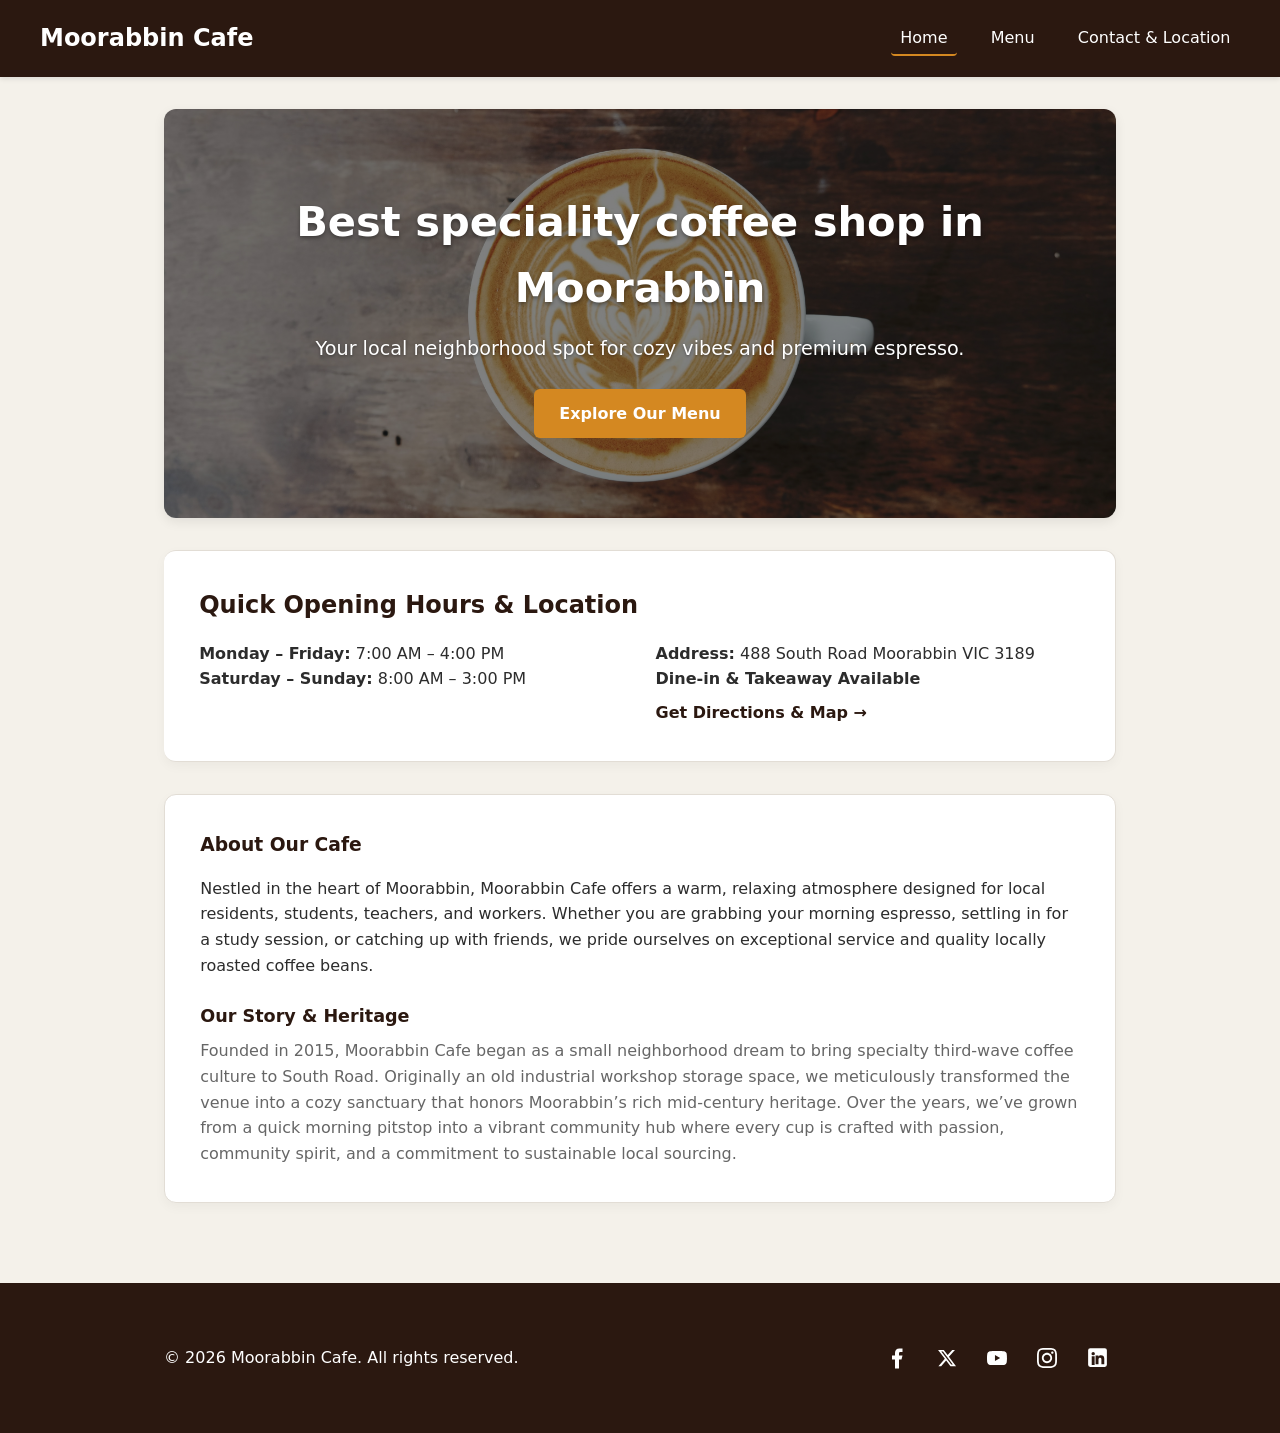
<file: index.html>
<!DOCTYPE html>
<html lang="en">
<head>  
  <meta charset="UTF-8">
  <meta name="viewport" content="width=device-width, initial-scale=1.0">
  <title>Home | Moorabbin Cafe</title>
  
  <!-- Added for SEO -->
  <!-- This shows what the page is about when users search on Google. -->
  <meta name="description" content="Welcome to Moorabbin's leading destination for specialty coffee and fresh daily breakfast.">
  <!-- This acts as a security token to prove Google that the owner is the administrator of the domain. 
   It unlocks full access to the owner's search performance data-->
  <meta name="google-site-verification" content="V3QNZVATZKauAnnLMULuKg85HY6yOqBI1x1kBEWi4g" />
  <!-- Open Graph Tags: if someone shares direct link on social media, it generates a custom preview card 
   for menu instead of home page. -->
  <meta property="og:title" content="Home | Special Coffee & Breakfast | Moorabbin Cafe">
  <meta property="og:description" content="Discover Melbourne's coziest spot for handcrafted coffee and fresh daily breakfast.">
  <meta property="og:type" content="website">
 
  <link rel="stylesheet" href="css/style.css">

  <!-- Added for SEO:
   Google tag (gtag.js): the Google Analytics 4 (GA4) Global Site Tag, runs in the user's browser to track visitor analytics -->
  <script async src="https://www.googletagmanager.com/gtag/js?id=G-YT0SZKYQK7"></script>
  <script>
    window.dataLayer = window.dataLayer || [];
    function gtag(){dataLayer.push(arguments);}
    gtag('js', new Date());
    gtag('config', 'G-YT0SZKYQK7');
  </script>
</head>
<body>

  <!-- Navigation Header -->
  <header class="header">
    <a href="index.html" class="brand-title">Moorabbin Cafe</a>
    
    <!-- Responsive Hamburgur Button -->
    <input type="checkbox" id="nav-toggle" class="nav-toggle">
    <label for="nav-toggle" class="hamburger">
      <span></span>
      <span></span>
      <span></span>
    </label>

    <nav>
      <ul class="nav-menu">
        <li><a href="index.html" class="active">Home</a></li>
        <li><a href="menu.html">Menu</a></li>
        <li><a href="contact.html">Contact & Location</a></li>
      </ul>
    </nav>
  </header>

  <!-- Main Content Area -->
  <main>
    <!-- Hero Section -->
    <div class="hero-container">
      <section class="hero">
        <!-- Updated for SEO -->
        <h1 class="hero-title">Best speciality coffee shop in Moorabbin</h1>
        <p>Your local neighborhood spot for cozy vibes and premium espresso.</p>
        <a href="menu.html" class="btn">Explore Our Menu</a>
      </section>
    </div>

    <div class="container">
      <!-- Quick Information Section -->
      <section class="card" style="border-left: 6px solid var(--primary-green);">
        <h2>Quick Opening Hours & Location</h2>
        <div class="grid-2">
          <div>
            <p><strong>Monday – Friday:</strong> 7:00 AM – 4:00 PM</p>
            <p><strong>Saturday – Sunday:</strong> 8:00 AM – 3:00 PM</p>
          </div>
          <div>
            <p><strong>Address:</strong> 488 South Road Moorabbin VIC 3189</p>
            <p><strong>Dine-in & Takeaway Available</strong></p>
            <a href="contact.html" style="color: var(--primary-espresso); font-weight: 600; text-decoration: none; margin-top: 0.5rem; display: inline-block;">Get Directions & Map &rarr;</a>
          </div>
        </div>
      </section>

      <!-- About Section -->
      <section class="card">
        <h3>About Our Cafe</h3>
        <p style="color: var(--text-dark); line-height: 1.6; margin-bottom: 1rem;">
          Nestled in the heart of Moorabbin, Moorabbin Cafe offers a warm, relaxing atmosphere designed for local residents, students, teachers, and workers. Whether you are grabbing your morning espresso, settling in for a study session, or catching up with friends, we pride ourselves on exceptional service and quality locally roasted coffee beans.
        </p>
        
        <h4 style="color: var(--primary-espresso); margin-top: 1.5rem; margin-bottom: 0.5rem; font-size: 1.1rem;">Our Story & Heritage</h4>
        <p style="color: var(--text-muted); line-height: 1.6;">
          Founded in 2015, Moorabbin Cafe began as a small neighborhood dream to bring specialty third-wave coffee culture to South Road. Originally an old industrial workshop storage space, we meticulously transformed the venue into a cozy sanctuary that honors Moorabbin’s rich mid-century heritage. Over the years, we’ve grown from a quick morning pitstop into a vibrant community hub where every cup is crafted with passion, community spirit, and a commitment to sustainable local sourcing.
        </p>
      </section>      
    </div>
  </main>

  <!-- Footer -->
  <footer>
    <div class="container footer-container">
      <p>&copy; 2026 Moorabbin Cafe. All rights reserved.</p>

      <!-- Social Links (Right-aligned) -->
      <div class="footer-socials">
        <!-- Facebook -->
        <a href="https://facebook.com" target="_blank" rel="noopener noreferrer" class="social-icon facebook-link" aria-label="Facebook">
          <svg viewBox="0 0 24 24">
            <path d="M14 13.5h2.5l1-4H14v-2c0-1.03.7-1.5 1.5-1.5h2v-3.5h-3c-3.1 0-4.5 1.84-4.5 4.5v2.5H7v4h3v9h4v-9z"/>
          </svg>
        </a>
        
        <!-- X (Twitter) -->
        <a href="https://x.com" target="_blank" rel="noopener noreferrer" class="social-icon" aria-label="X (Twitter)">
          <svg viewBox="0 0 24 24"><path d="M18.244 2.25h3.308l-7.227 8.26 8.502 11.24H16.17l-5.214-6.817L4.99 21.75H1.68l7.73-8.835L1.254 2.25H8.08l4.713 6.231zm-1.161 17.52h1.833L7.084 4.126H5.117z"/></svg>
        </a>

        <!-- YouTube -->
        <a href="https://youtube.com" target="_blank" rel="noopener noreferrer" class="social-icon" aria-label="YouTube">
          <svg viewBox="0 0 24 24"><path d="M23.498 6.186a3.016 3.016 0 0 0-2.122-2.136C19.505 3.545 12 3.545 12 3.545s-7.505 0-9.377.505A3.017 3.017 0 0 0 .502 6.186C0 8.07 0 12 0 12s0 3.93.502 5.814a3.016 3.016 0 0 0 2.122 2.136c1.871.505 9.376.505 9.376.505s7.505 0 9.377-.505a3.015 3.015 0 0 0 2.122-2.136C24 15.93 24 12 24 12s0-3.93-.502-5.814zM9.545 15.568V8.432L15.818 12l-6.273 3.568z"/></svg>
        </a>

        <!-- Instagram -->
        <a href="https://instagram.com" target="_blank" rel="noopener noreferrer" class="social-icon" aria-label="Instagram">
          <svg viewBox="0 0 24 24"><path d="M12 2.163c3.204 0 3.584.012 4.85.07 3.252.148 4.771 1.691 4.919 4.919.058 1.265.069 1.645.069 4.849 0 3.205-.012 3.584-.069 4.849-.149 3.225-1.664 4.771-4.919 4.919-1.266.058-1.644.07-4.85.07-3.204 0-3.584-.012-4.849-.07-3.26-.149-4.771-1.699-4.919-4.92-.058-1.265-.07-1.644-.07-4.849 0-3.204.013-3.583.07-4.849.149-3.227 1.664-4.771 4.919-4.919 1.266-.057 1.645-.069 4.849-.069zm0-2.163c-3.259 0-3.667.014-4.947.072-4.358.2-6.78 2.618-6.98 6.98-.059 1.281-.073 1.689-.073 4.948 0 3.259.014 3.668.072 4.948.2 4.358 2.618 6.78 6.98 6.98 1.281.058 1.689.072 4.948.072 3.259 0 3.668-.014 4.948-.072 4.354-.2 6.782-2.618 6.979-6.98.059-1.28.073-1.689.073-4.948 0-3.259-.014-3.667-.072-4.947-.196-4.354-2.617-6.78-6.979-6.98-1.281-.059-1.69-.073-4.949-.073zm0 5.838c-3.403 0-6.162 2.759-6.162 6.162s2.759 6.163 6.162 6.163 6.162-2.759 6.162-6.163c0-3.403-2.759-6.162-6.162-6.162zm0 10.162c-2.209 0-4-1.79-4-4 0-2.209 1.791-4 4-4s4 1.791 4 4c0 2.21-1.791 4-4 4zm6.406-11.845c-.796 0-1.441.645-1.441 1.44s.645 1.44 1.441 1.44c.795 0 1.439-.645 1.439-1.44s-.644-1.44-1.439-1.44z"/></svg>
        </a>
        <!-- LinkedIn Icon -->
        <a href="https://linkedin.com" target="_blank" rel="noopener noreferrer" class="social-icon" aria-label="LinkedIn">
          <svg viewBox="0 0 24 24" style="width: 25px; height: 25px;"><path d="M19 3a2 2 0 0 1 2 2v14a2 2 0 0 1-2 2H5a2 2 0 0 1-2-2V5a2 2 0 0 1 2-2h14m-.5 15.5v-5.3a3.26 3.26 0 0 0-3.26-3.26c-.85 0-1.84.52-2.28 1.3v-1.11h-2.79v8.37h2.79v-4.93c0-.77.62-1.4 1.39-1.4a1.4 1.4 0 0 1 1.4 1.4v4.93h2.75M6.46 10.9v8.37H9.25V10.9H6.46M7.86 6.64a1.64 1.64 0 1 0 0 3.28 1.64 1.64 0 0 0 0-3.28z"/></svg>
        </a>
      </div>      
    </div>
  </footer>

</body>
</html>
</file>
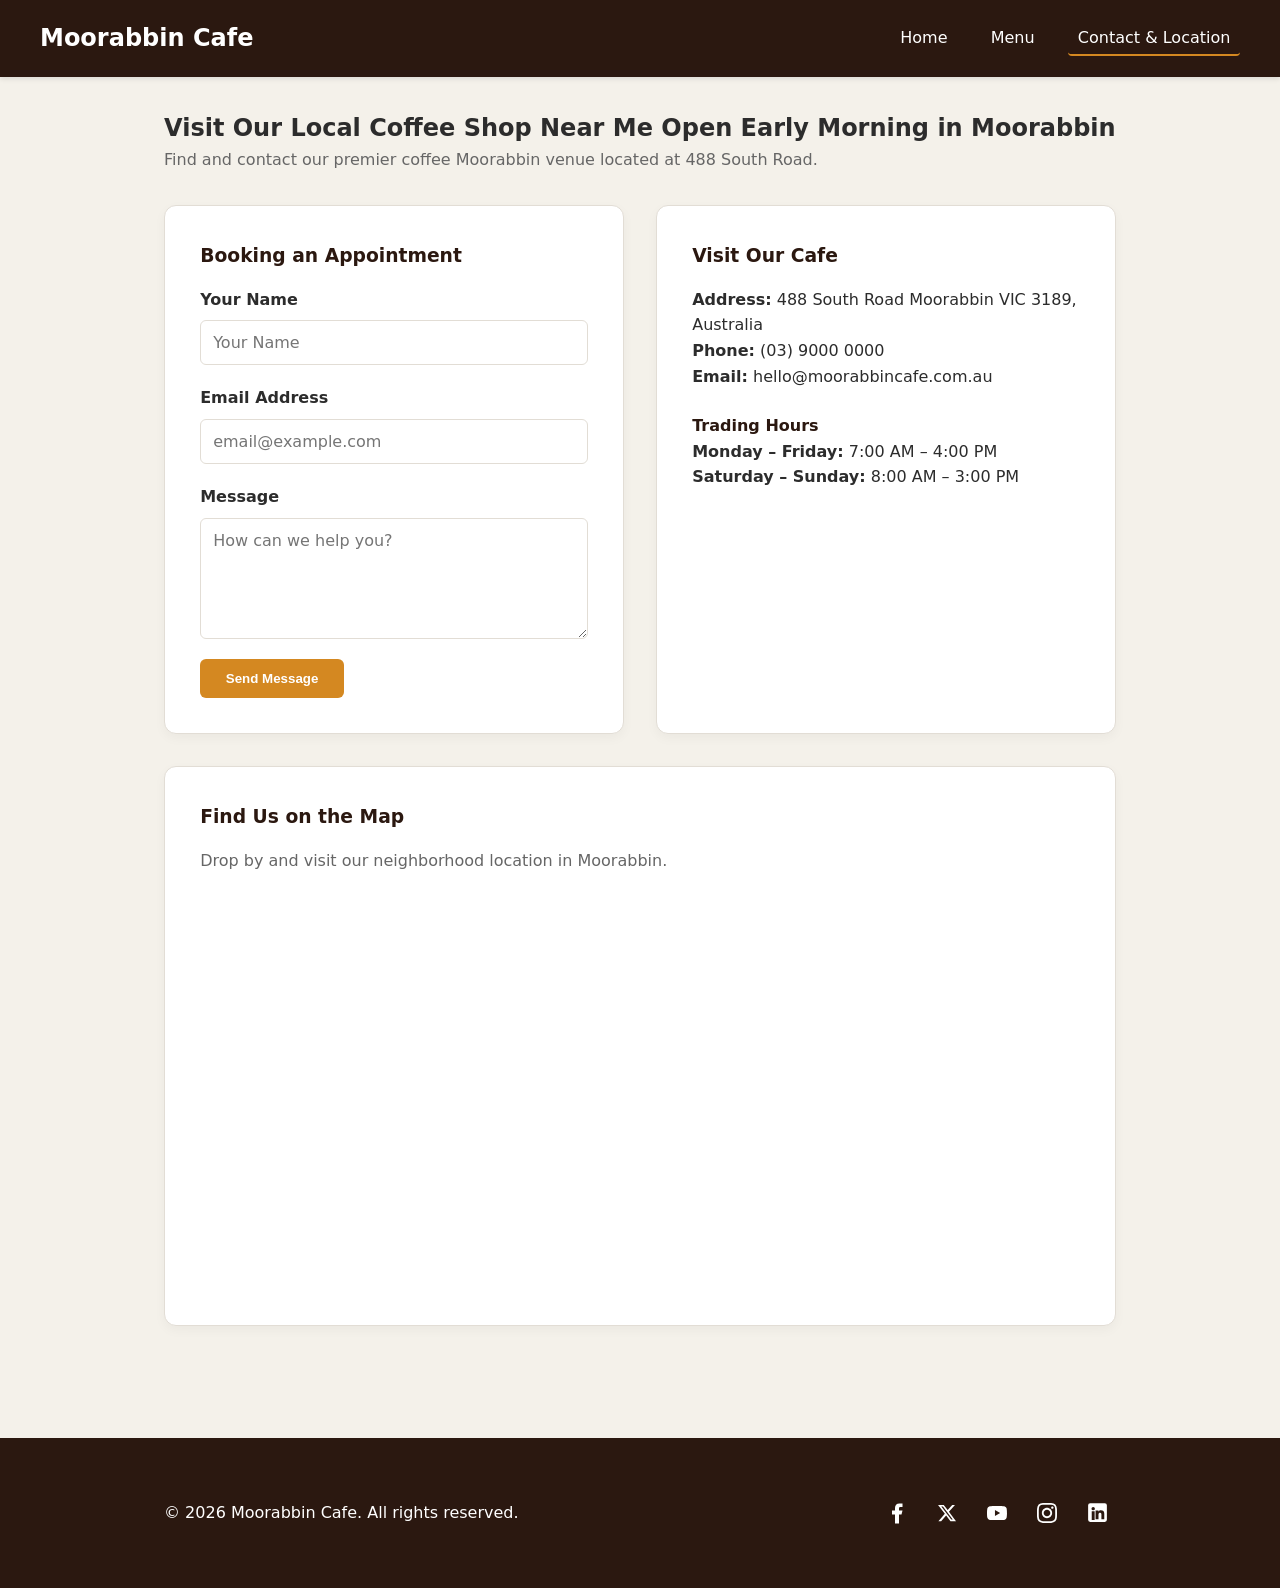
<file: contact.html>
<!DOCTYPE html>
<html lang="en">
<head>
  <meta charset="UTF-8">
  <meta name="viewport" content="width=device-width, initial-scale=1.0">
  <title>Contact & Location | Moorabbin Cafe</title>  

  <!-- Added for SEO:
   Open Graph Tags: if someone shares direct link on social media, it generates a custom preview card 
   for contact instead of home page. -->
  <meta property="og:title" content="Contact & Location | Moorabbin Cafe">
  <meta property="og:description" content="Visit Moorabbin Cafe at 488 South Road, Moorabbin. Get in touch or check our location details.">
  <meta property="og:type" content="website">

  <link rel="stylesheet" href="css/style.css">

  <!-- Added for SEO: invisible, gives Google the business' exact physical address, Google uses it for searchers nearby -->
  <script type="application/ld+json">
  {
    "@context": "https://schema.org",
    "@type": "BakeryCafeOrCoffeeShop",
    "name": "Moorabbin Cafe",
    "address": {
      "@type": "PostalAddress",
      "streetAddress": "488 South Road",
      "addressLocality": "Moorabbin"
    }
  }
  </script>
</head>
<body>

  <!-- Navigation Header -->
  <header class="header">
    <a href="index.html" class="brand-title">Moorabbin Cafe</a>
    
    <input type="checkbox" id="nav-toggle" class="nav-toggle">
    <label for="nav-toggle" class="hamburger" aria-label="Toggle navigation menu">
      <span></span>
      <span></span>
      <span></span>
    </label>

    <nav>
      <ul class="nav-menu">
        <li><a href="index.html">Home</a></li>
        <li><a href="menu.html">Menu</a></li>
        <li><a href="contact.html" class="active">Contact & Location</a></li>
      </ul>
    </nav>
  </header>

  <main class="container">
    <section class="contact-section">
      <!-- Updated for SEO -->
      <h2 class="section-title">Visit Our Local Coffee Shop Near Me Open Early Morning in Moorabbin</h2>
      <p style="color: var(--text-muted); margin-bottom: 2rem;">Find and contact our premier coffee Moorabbin venue located at 488 South Road.</p>
    </section>

    <!-- Top Section: Side-by-Side Cards -->
    <div class="grid-2">
        <!-- Contact Form -->
        <section class="card">
        <h3>Booking an Appointment</h3>
          <form action="#" method="post" onsubmit="alert('Thank you for your appointment!'); return false;">
              <div class="form-group">
                <label for="name">Your Name</label>
                <input type="text" id="name" name="name" required placeholder="Your Name">
              </div>
              <div class="form-group">
                <label for="email">Email Address</label>
                <input type="email" id="email" name="email" required placeholder="email@example.com">
              </div>
              <div class="form-group">
                <label for="message">Message</label>
                <textarea id="message" name="message" rows="5" required placeholder="How can we help you?"></textarea>
              </div>
              <button type="submit" class="btn">Send Message</button>
          </form>
        </section>

        <!-- Cafe Details -->
        <section class="card">
          <h3>Visit Our Cafe</h3>
          <p><strong>Address:</strong> 488 South Road Moorabbin VIC 3189, Australia</p>
          <p><strong>Phone:</strong> (03) 9000 0000</p>
          <p><strong>Email:</strong> hello@moorabbincafe.com.au</p>

          <h4 style="margin-top: 1.5rem; color: var(--primary-espresso);">Trading Hours</h4>
          <p><strong>Monday – Friday:</strong> 7:00 AM – 4:00 PM</p>
          <p><strong>Saturday – Sunday:</strong> 8:00 AM – 3:00 PM</p>
        </section>
    </div>

    <!-- Bottom Section: Full-Width Map -->
    <section class="card">
        <h3>Find Us on the Map</h3>
        <p style="color: var(--text-muted);">Drop by and visit our neighborhood location in Moorabbin.</p>
        
        <div class="map-container">
          <iframe 
              title="Moorabbin Location Map"
              src="https://www.google.com/maps/embed?pb=!1m18!1m12!1m3!1d3146.425838048259!2d145.03450377663363!3d-37.937016142728955!2m3!1f0!2f0!3f0!3m2!1i1024!2i768!4f13.1!3m3!1m2!1s0x6ad66b45a4a58145%3A0x6b106093fb4d2571!2s488%20South%20Rd%2C%20Moorabbin%20VIC%203189!5e0!3m2!1sen!2sau!4v1700000000000!5m2!1sen!2sau" 
              allowfullscreen="" 
              loading="lazy" 
              referrerpolicy="no-referrer-when-downgrade">
          </iframe>
        </div>
    </section>
  </main>

  <!-- Footer -->
  <footer>
    <div class="container footer-container">
      <p>&copy; 2026 Moorabbin Cafe. All rights reserved.</p>

      <!-- Social Links (Right-aligned) -->
      <div class="footer-socials">
        <!-- Facebook -->
        <a href="https://facebook.com" target="_blank" rel="noopener noreferrer" class="social-icon facebook-link" aria-label="Facebook">
          <svg viewBox="0 0 24 24">
            <path d="M14 13.5h2.5l1-4H14v-2c0-1.03.7-1.5 1.5-1.5h2v-3.5h-3c-3.1 0-4.5 1.84-4.5 4.5v2.5H7v4h3v9h4v-9z"/>
          </svg>
        </a>
        
        <!-- X (Twitter) -->
        <a href="https://x.com" target="_blank" rel="noopener noreferrer" class="social-icon" aria-label="X (Twitter)">
          <svg viewBox="0 0 24 24"><path d="M18.244 2.25h3.308l-7.227 8.26 8.502 11.24H16.17l-5.214-6.817L4.99 21.75H1.68l7.73-8.835L1.254 2.25H8.08l4.713 6.231zm-1.161 17.52h1.833L7.084 4.126H5.117z"/></svg>
        </a>

        <!-- YouTube -->
        <a href="https://youtube.com" target="_blank" rel="noopener noreferrer" class="social-icon" aria-label="YouTube">
          <svg viewBox="0 0 24 24"><path d="M23.498 6.186a3.016 3.016 0 0 0-2.122-2.136C19.505 3.545 12 3.545 12 3.545s-7.505 0-9.377.505A3.017 3.017 0 0 0 .502 6.186C0 8.07 0 12 0 12s0 3.93.502 5.814a3.016 3.016 0 0 0 2.122 2.136c1.871.505 9.376.505 9.376.505s7.505 0 9.377-.505a3.015 3.015 0 0 0 2.122-2.136C24 15.93 24 12 24 12s0-3.93-.502-5.814zM9.545 15.568V8.432L15.818 12l-6.273 3.568z"/></svg>
        </a>

        <!-- Instagram -->
        <a href="https://instagram.com" target="_blank" rel="noopener noreferrer" class="social-icon" aria-label="Instagram">
          <svg viewBox="0 0 24 24"><path d="M12 2.163c3.204 0 3.584.012 4.85.07 3.252.148 4.771 1.691 4.919 4.919.058 1.265.069 1.645.069 4.849 0 3.205-.012 3.584-.069 4.849-.149 3.225-1.664 4.771-4.919 4.919-1.266.058-1.644.07-4.85.07-3.204 0-3.584-.012-4.849-.07-3.26-.149-4.771-1.699-4.919-4.92-.058-1.265-.07-1.644-.07-4.849 0-3.204.013-3.583.07-4.849.149-3.227 1.664-4.771 4.919-4.919 1.266-.057 1.645-.069 4.849-.069zm0-2.163c-3.259 0-3.667.014-4.947.072-4.358.2-6.78 2.618-6.98 6.98-.059 1.281-.073 1.689-.073 4.948 0 3.259.014 3.668.072 4.948.2 4.358 2.618 6.78 6.98 6.98 1.281.058 1.689.072 4.948.072 3.259 0 3.668-.014 4.948-.072 4.354-.2 6.782-2.618 6.979-6.98.059-1.28.073-1.689.073-4.948 0-3.259-.014-3.667-.072-4.947-.196-4.354-2.617-6.78-6.979-6.98-1.281-.059-1.69-.073-4.949-.073zm0 5.838c-3.403 0-6.162 2.759-6.162 6.162s2.759 6.163 6.162 6.163 6.162-2.759 6.162-6.163c0-3.403-2.759-6.162-6.162-6.162zm0 10.162c-2.209 0-4-1.79-4-4 0-2.209 1.791-4 4-4s4 1.791 4 4c0 2.21-1.791 4-4 4zm6.406-11.845c-.796 0-1.441.645-1.441 1.44s.645 1.44 1.441 1.44c.795 0 1.439-.645 1.439-1.44s-.644-1.44-1.439-1.44z"/></svg>
        </a>
        <!-- LinkedIn Icon -->
        <a href="https://linkedin.com" target="_blank" rel="noopener noreferrer" class="social-icon" aria-label="LinkedIn">
          <svg viewBox="0 0 24 24" style="width: 25px; height: 25px;"><path d="M19 3a2 2 0 0 1 2 2v14a2 2 0 0 1-2 2H5a2 2 0 0 1-2-2V5a2 2 0 0 1 2-2h14m-.5 15.5v-5.3a3.26 3.26 0 0 0-3.26-3.26c-.85 0-1.84.52-2.28 1.3v-1.11h-2.79v8.37h2.79v-4.93c0-.77.62-1.4 1.39-1.4a1.4 1.4 0 0 1 1.4 1.4v4.93h2.75M6.46 10.9v8.37H9.25V10.9H6.46M7.86 6.64a1.64 1.64 0 1 0 0 3.28 1.64 1.64 0 0 0 0-3.28z"/></svg>
        </a>
      </div>      
    </div>
  </footer>

</body>
</html>
</file>
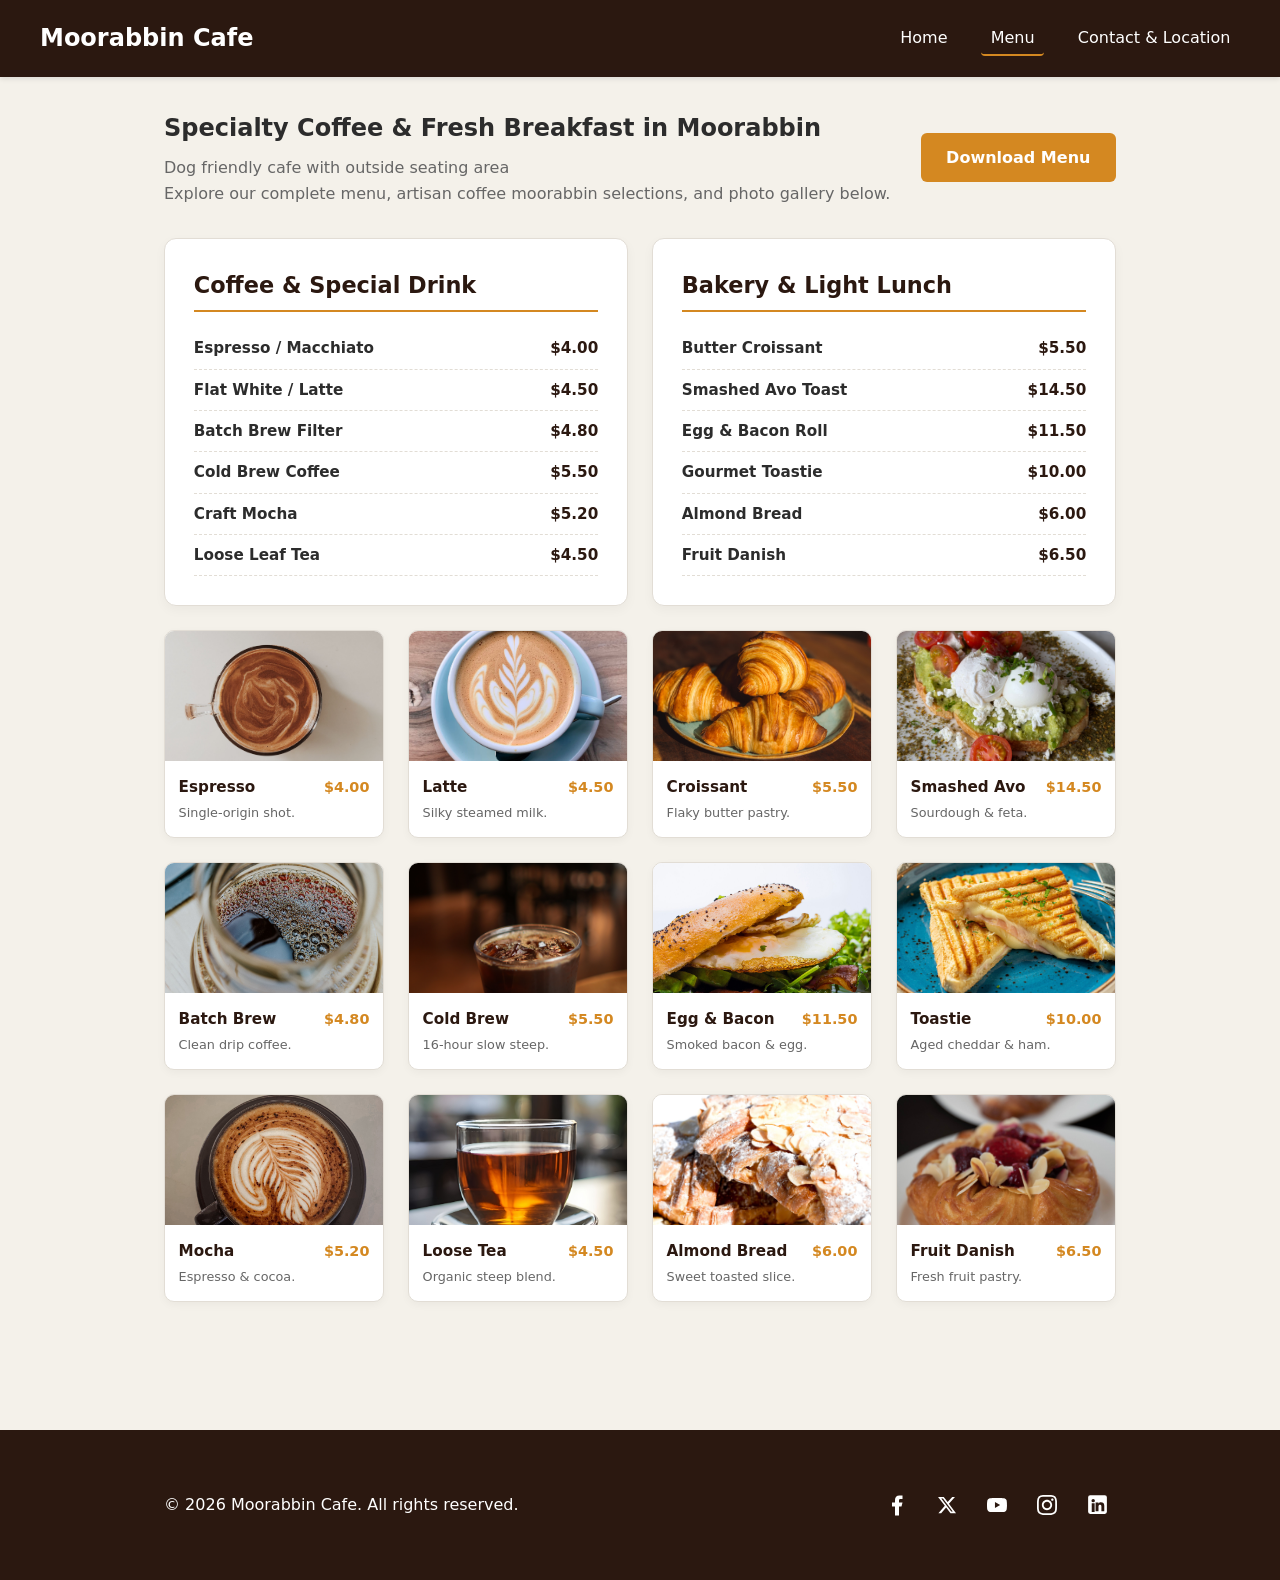
<file: menu.html>
<!DOCTYPE html>
<html lang="en">
<head>
  <meta charset="UTF-8">
  <meta name="viewport" content="width=device-width, initial-scale=1.0">
  <title>Menu | Best Breakfast & Coffee in Moorabbin | Moorabbin Cafe</title>

  <!-- Added for SEO:
   Open Graph Tags: if someone shares direct link on social media, it generates a custom preview card 
   for menu instead of home page. -->
  <meta property="og:title" content="Menu | Best Breakfast & Coffee in Moorabbin | Moorabbin Cafe">
  <meta property="og:description" content="Explore our menu, latte art, and daily specials in Moorabbin.">
  <meta property="og:type" content="website">

  <link rel="stylesheet" href="css/style.css">
</head>
<body>

  <!-- Navigation Header -->
  <header class="header">
    <a href="index.html" class="brand-title">Moorabbin Cafe</a>
    
    <input type="checkbox" id="nav-toggle" class="nav-toggle">
    <label for="nav-toggle" class="hamburger" aria-label="Toggle navigation menu">
      <span></span>
      <span></span>
      <span></span>
    </label>

    <nav>
      <ul class="nav-menu">
        <li><a href="index.html">Home</a></li>
        <li><a href="menu.html" class="active">Menu</a></li>
        <li><a href="contact.html">Contact & Location</a></li>
      </ul>
    </nav>
  </header>

  <main class="container">
    <!-- Updated for SEO -->
    <section class="menu-intro-section" style="display: flex; justify-content: space-between; align-items: center; flex-wrap: wrap; gap: 1rem; margin-bottom: 2rem;">      
      <div>
        <h2 class="section-title" style="margin-bottom: 0.5rem;">Specialty Coffee & Fresh Breakfast in Moorabbin</h2>
        <p style="color: var(--text-muted);">Dog friendly cafe with outside seating area</p>
        <p style="color: var(--text-muted);">Explore our complete menu, artisan coffee moorabbin selections, and photo gallery below.</p>      
      </div>
        <a href="images/menu.jpg" class="btn" download="Moorabbin Cafe Menu.jpg"">
          Download Menu
        </a>
    </section>

    <!-- Unified 4-Column Grid -->
    <div class="menu-grid-4col">

      <!-- ROW 1, LEFT: Coffee Text Menu (Spans 2 Columns) -->
      <div class="menu-text-box-coffee">
        <h3>Coffee & Special Drink</h3>
        <div class="menu-text-item">
          <span class="menu-text-name">Espresso / Macchiato</span>
          <span class="menu-text-price">$4.00</span>
        </div>
        <div class="menu-text-item">
          <span class="menu-text-name">Flat White / Latte</span>
          <span class="menu-text-price">$4.50</span>
        </div>
        <div class="menu-text-item">
          <span class="menu-text-name">Batch Brew Filter</span>
          <span class="menu-text-price">$4.80</span>
        </div>
        <div class="menu-text-item">
          <span class="menu-text-name">Cold Brew Coffee</span>
          <span class="menu-text-price">$5.50</span>
        </div>
        <div class="menu-text-item">
          <span class="menu-text-name">Craft Mocha</span>
          <span class="menu-text-price">$5.20</span>
        </div>
        <div class="menu-text-item">
          <span class="menu-text-name">Loose Leaf Tea</span>
          <span class="menu-text-price">$4.50</span>
        </div>
      </div>

      <!-- ROW 1, RIGHT: Bakery Text Menu (Spans 2 Columns) -->
      <div class="menu-text-box-bakery">
        <h3>Bakery & Light Lunch</h3>
        <div class="menu-text-item">
          <span class="menu-text-name">Butter Croissant</span>
          <span class="menu-text-price">$5.50</span>
        </div>
        <div class="menu-text-item">
          <span class="menu-text-name">Smashed Avo Toast</span>
          <span class="menu-text-price">$14.50</span>
        </div>
        <div class="menu-text-item">
          <span class="menu-text-name">Egg & Bacon Roll</span>
          <span class="menu-text-price">$11.50</span>
        </div>
        <div class="menu-text-item">
          <span class="menu-text-name">Gourmet Toastie</span>
          <span class="menu-text-price">$10.00</span>
        </div>
        <div class="menu-text-item">
          <span class="menu-text-name">Almond Bread</span>
          <span class="menu-text-price">$6.00</span>
        </div>
        <div class="menu-text-item">
          <span class="menu-text-name">Fruit Danish</span>
          <span class="menu-text-price">$6.50</span>
        </div>
      </div>

      <!-- ROWS 2, 3, 4: Image Cards (Columns 1 & 2 = Coffee, Columns 3 & 4 = Bakery) -->

      <!-- COFFEE CARD 1 -->
      <article class="menu-card">
        <img src="images/espresso.jpg" alt="Special Espresso at Moorabbin Cafe" class="menu-card-img">
        <div class="menu-card-body">
          <div class="menu-card-header">
            <h4 class="menu-card-title">Espresso</h4>
            <span class="menu-card-price">$4.00</span>
          </div>
          <p class="menu-card-desc">Single-origin shot.</p>
        </div>
      </article>

      <!-- COFFEE CARD 2 -->
      <article class="menu-card">
        <img src="images/flatWhite.jpg" alt="Special Latte at Moorabbin Cafe" class="menu-card-img">
        <div class="menu-card-body">
          <div class="menu-card-header">
            <h4 class="menu-card-title">Latte</h4>
            <span class="menu-card-price">$4.50</span>
          </div>
          <p class="menu-card-desc">Silky steamed milk.</p>
        </div>
      </article>

      <!-- BAKERY CARD 1 -->
      <article class="menu-card">
        <img src="images/croissant.jpg" alt="Special Croissant at Moorabbin Cafe" class="menu-card-img">
        <div class="menu-card-body">
          <div class="menu-card-header">
            <h4 class="menu-card-title">Croissant</h4>
            <span class="menu-card-price">$5.50</span>
          </div>
          <p class="menu-card-desc">Flaky butter pastry.</p>
        </div>
      </article>

      <!-- BAKERY CARD 2 -->
      <article class="menu-card">
        <img src="images/smashedAvoToast.jpg" alt="Special Avo Toast at Moorabbin Cafe" class="menu-card-img">
        <div class="menu-card-body">
          <div class="menu-card-header">
            <h4 class="menu-card-title">Smashed Avo</h4>
            <span class="menu-card-price">$14.50</span>
          </div>
          <p class="menu-card-desc">Sourdough & feta.</p>
        </div>
      </article>

      <!-- COFFEE CARD 3 -->
      <article class="menu-card">
        <img src="images/batchBrewFilter1.jpg" alt="Special Batch Brew at Moorabbin Cafe" class="menu-card-img">
        <div class="menu-card-body">
          <div class="menu-card-header">
            <h4 class="menu-card-title">Batch Brew</h4>
            <span class="menu-card-price">$4.80</span>
          </div>
          <p class="menu-card-desc">Clean drip coffee.</p>
        </div>
      </article>

      <!-- COFFEE CARD 4 -->
      <article class="menu-card">
        <img src="images/coldBrewCoffee1.jpg" alt="Special Cold Brew at Moorabbin Cafe" class="menu-card-img">
        <div class="menu-card-body">
          <div class="menu-card-header">
            <h4 class="menu-card-title">Cold Brew</h4>
            <span class="menu-card-price">$5.50</span>
          </div>
          <p class="menu-card-desc">16-hour slow steep.</p>
        </div>
      </article>

      <!-- BAKERY CARD 3 -->
      <article class="menu-card">
        <img src="images/eggBacon.jpg" alt="Special Bacon Roll at Moorabbin Cafe" class="menu-card-img">
        <div class="menu-card-body">
          <div class="menu-card-header">
            <h4 class="menu-card-title">Egg & Bacon</h4>
            <span class="menu-card-price">$11.50</span>
          </div>
          <p class="menu-card-desc">Smoked bacon & egg.</p>
        </div>
      </article>

      <!-- BAKERY CARD 4 -->
      <article class="menu-card">
        <img src="images/gourmetToastie1.jpg" alt="Special Toastie at Moorabbin Cafe" class="menu-card-img">
        <div class="menu-card-body">
          <div class="menu-card-header">
            <h4 class="menu-card-title">Toastie</h4>
            <span class="menu-card-price">$10.00</span>
          </div>
          <p class="menu-card-desc">Aged cheddar & ham.</p>
        </div>
      </article>

      <!-- COFFEE CARD 5 -->
      <article class="menu-card">
        <img src="images/craftMocha1.jpg" alt="Special Mocha at Moorabbin Cafe" class="menu-card-img">
        <div class="menu-card-body">
          <div class="menu-card-header">
            <h4 class="menu-card-title">Mocha</h4>
            <span class="menu-card-price">$5.20</span>
          </div>
          <p class="menu-card-desc">Espresso & cocoa.</p>
        </div>
      </article>

      <!-- COFFEE CARD 6 -->
      <article class="menu-card">
        <img src="images/looseLeafTea3.jpg" alt="Special Tea at Moorabbin Cafe" class="menu-card-img">
        <div class="menu-card-body">
          <div class="menu-card-header">
            <h4 class="menu-card-title">Loose Tea</h4>
            <span class="menu-card-price">$4.50</span>
          </div>
          <p class="menu-card-desc">Organic steep blend.</p>
        </div>
      </article>

      <!-- BAKERY CARD 5 -->
      <article class="menu-card">
        <img src="images/almondBread2.jpg" alt="Special Almond Bread at Moorabbin Cafe" class="menu-card-img">
        <div class="menu-card-body">
          <div class="menu-card-header">
            <h4 class="menu-card-title">Almond Bread</h4>
            <span class="menu-card-price">$6.00</span>
          </div>
          <p class="menu-card-desc">Sweet toasted slice.</p>
        </div>
      </article>

      <!-- BAKERY CARD 6 -->
      <article class="menu-card">
        <img src="images/fruitDanish1.jpg" alt="Special Danish at Moorabbin Cafe" class="menu-card-img">
        <div class="menu-card-body">
          <div class="menu-card-header">
            <h4 class="menu-card-title">Fruit Danish</h4>
            <span class="menu-card-price">$6.50</span>
          </div>
          <p class="menu-card-desc">Fresh fruit pastry.</p>
        </div>
      </article>

    </div>
  </main>

  <!-- Footer -->
  <footer>
    <div class="container footer-container">
      <p>&copy; 2026 Moorabbin Cafe. All rights reserved.</p>

      <!-- Social Links (Right-aligned) -->
      <div class="footer-socials">
        <!-- Facebook -->
        <a href="https://facebook.com" target="_blank" rel="noopener noreferrer" class="social-icon facebook-link" aria-label="Facebook">
          <svg viewBox="0 0 24 24">
            <path d="M14 13.5h2.5l1-4H14v-2c0-1.03.7-1.5 1.5-1.5h2v-3.5h-3c-3.1 0-4.5 1.84-4.5 4.5v2.5H7v4h3v9h4v-9z"/>
          </svg>
        </a>
        
        <!-- X (Twitter) -->
        <a href="https://x.com" target="_blank" rel="noopener noreferrer" class="social-icon" aria-label="X (Twitter)">
          <svg viewBox="0 0 24 24"><path d="M18.244 2.25h3.308l-7.227 8.26 8.502 11.24H16.17l-5.214-6.817L4.99 21.75H1.68l7.73-8.835L1.254 2.25H8.08l4.713 6.231zm-1.161 17.52h1.833L7.084 4.126H5.117z"/></svg>
        </a>

        <!-- YouTube -->
        <a href="https://youtube.com" target="_blank" rel="noopener noreferrer" class="social-icon" aria-label="YouTube">
          <svg viewBox="0 0 24 24"><path d="M23.498 6.186a3.016 3.016 0 0 0-2.122-2.136C19.505 3.545 12 3.545 12 3.545s-7.505 0-9.377.505A3.017 3.017 0 0 0 .502 6.186C0 8.07 0 12 0 12s0 3.93.502 5.814a3.016 3.016 0 0 0 2.122 2.136c1.871.505 9.376.505 9.376.505s7.505 0 9.377-.505a3.015 3.015 0 0 0 2.122-2.136C24 15.93 24 12 24 12s0-3.93-.502-5.814zM9.545 15.568V8.432L15.818 12l-6.273 3.568z"/></svg>
        </a>

        <!-- Instagram -->
        <a href="https://instagram.com" target="_blank" rel="noopener noreferrer" class="social-icon" aria-label="Instagram">
          <svg viewBox="0 0 24 24"><path d="M12 2.163c3.204 0 3.584.012 4.85.07 3.252.148 4.771 1.691 4.919 4.919.058 1.265.069 1.645.069 4.849 0 3.205-.012 3.584-.069 4.849-.149 3.225-1.664 4.771-4.919 4.919-1.266.058-1.644.07-4.85.07-3.204 0-3.584-.012-4.849-.07-3.26-.149-4.771-1.699-4.919-4.92-.058-1.265-.07-1.644-.07-4.849 0-3.204.013-3.583.07-4.849.149-3.227 1.664-4.771 4.919-4.919 1.266-.057 1.645-.069 4.849-.069zm0-2.163c-3.259 0-3.667.014-4.947.072-4.358.2-6.78 2.618-6.98 6.98-.059 1.281-.073 1.689-.073 4.948 0 3.259.014 3.668.072 4.948.2 4.358 2.618 6.78 6.98 6.98 1.281.058 1.689.072 4.948.072 3.259 0 3.668-.014 4.948-.072 4.354-.2 6.782-2.618 6.979-6.98.059-1.28.073-1.689.073-4.948 0-3.259-.014-3.667-.072-4.947-.196-4.354-2.617-6.78-6.979-6.98-1.281-.059-1.69-.073-4.949-.073zm0 5.838c-3.403 0-6.162 2.759-6.162 6.162s2.759 6.163 6.162 6.163 6.162-2.759 6.162-6.163c0-3.403-2.759-6.162-6.162-6.162zm0 10.162c-2.209 0-4-1.79-4-4 0-2.209 1.791-4 4-4s4 1.791 4 4c0 2.21-1.791 4-4 4zm6.406-11.845c-.796 0-1.441.645-1.441 1.44s.645 1.44 1.441 1.44c.795 0 1.439-.645 1.439-1.44s-.644-1.44-1.439-1.44z"/></svg>
        </a>
        <!-- LinkedIn Icon -->
        <a href="https://linkedin.com" target="_blank" rel="noopener noreferrer" class="social-icon" aria-label="LinkedIn">
          <svg viewBox="0 0 24 24" style="width: 25px; height: 25px;"><path d="M19 3a2 2 0 0 1 2 2v14a2 2 0 0 1-2 2H5a2 2 0 0 1-2-2V5a2 2 0 0 1 2-2h14m-.5 15.5v-5.3a3.26 3.26 0 0 0-3.26-3.26c-.85 0-1.84.52-2.28 1.3v-1.11h-2.79v8.37h2.79v-4.93c0-.77.62-1.4 1.39-1.4a1.4 1.4 0 0 1 1.4 1.4v4.93h2.75M6.46 10.9v8.37H9.25V10.9H6.46M7.86 6.64a1.64 1.64 0 1 0 0 3.28 1.64 1.64 0 0 0 0-3.28z"/></svg>
        </a>
      </div>      
    </div>
  </footer>

</body>
</html>
</file>
<file: css/style.css>
/* ==========================================================================
   Espresso Coffee Palette Design System
   ========================================================================== */
:root {
  --primary-espresso: #2B1810;  /* Rich dark espresso tone for header, footer & headings */
  --secondary-espresso: #3D2317;/* Slightly lighter roast for hover states */
  --accent-warm: #D48821;       /* Warm roast amber/gold for active links & buttons */
  --bg-cream: #F4F1EA;          /* Light warm background */
  --card-bg: #FFFFFF;
  --text-dark: #2C2C2C;
  --text-muted: #666666;
  --border-color: #E2DDD5;
  --font-main: 'Segoe UI', system-ui, -apple-system, sans-serif;
}

/* ==========================================================================
   Base Resets & Typography
   ========================================================================== */
* {
  box-sizing: border-box;
  margin: 0;
  padding: 0;
}

body {
  font-family: var(--font-main);
  background-color: var(--bg-cream);
  color: var(--text-dark);
  line-height: 1.6;
  display: flex;
  flex-direction: column;
  min-height: 100vh;
}

main {
  flex: 1;
}

a {
  text-decoration: none;
}

/* ==========================================================================
   Layout Containers & Cards
   ========================================================================== */
.container {
  max-width: 1000px;
  margin: 2rem auto;
  padding: 0 1.5rem;
  width: 100%;
}

.card {
  background: var(--card-bg);
  padding: 2.2rem;
  border-radius: 12px;
  box-shadow: 0 4px 12px rgba(0, 0, 0, 0.04);
  margin-bottom: 2rem;
  border: 1px solid var(--border-color);
}

.card h2, 
.card h3 {
  color: var(--primary-espresso);
  margin-bottom: 1rem;
}

.grid-2 {
  display: grid;
  grid-template-columns: 1fr 1fr;
  gap: 2rem;
}

/* ==========================================================================
   Header & Navigation
   ========================================================================== */
.header {
  background-color: var(--primary-espresso);
  color: #ffffff;
  padding: 1.2rem 2.5rem;
  display: flex;
  justify-content: space-between;
  align-items: center;
  position: relative;
  box-shadow: 0 2px 5px rgba(0, 0, 0, 0.1);
}

.brand-title {
  font-size: 1.5rem;
  font-weight: 700;
  color: #ffffff;
}

.nav-toggle {
  display: none;
}

.hamburger {
  display: none;
  flex-direction: column;
  cursor: pointer;
  gap: 5px;
  padding: 5px;
  margin-left: auto;
}

.hamburger span {
  width: 25px;
  height: 3px;
  background-color: #ffffff;
  border-radius: 2px;
}

.nav-menu {
  display: flex;
  list-style: none;
  gap: 1.5rem;
}

.nav-menu a {
  color: #ffffff;
  font-weight: 500;
  padding: 0.4rem 0.6rem;
  border-radius: 4px;
  transition: color 0.2s ease;
}

.nav-menu a:hover,
.nav-menu a.active {
  color: #ffffff;
  border-bottom: 2px solid var(--accent-warm);
}

/* ==========================================================================
   Hero Section
   ========================================================================== */
.hero-container {
  max-width: 1000px;
  margin: 2rem auto 0 auto;
  padding: 0 1.5rem;
}

.hero {
  position: relative;
  background: linear-gradient(rgba(0, 0, 0, 0.5), rgba(0, 0, 0, 0.5)), 
              url('../images/coffeeHero.jpg') no-repeat center center/cover;
  color: #ffffff;
  padding: 5rem 2rem;
  text-align: center;
  border-radius: 12px;
  overflow: hidden;
  box-shadow: 0 4px 12px rgba(0, 0, 0, 0.08);
  display: flex;
  flex-direction: column;
  align-items: center;
  justify-content: center;
}

.hero-title {
  font-size: 2.6rem;
  font-weight: 700;
  margin-bottom: 0.75rem;
  text-shadow: 0 2px 4px rgba(0, 0, 0, 0.4);
}

.hero p {
  font-size: 1.2rem;
  margin-bottom: 1.5rem;
  max-width: 650px;
  text-shadow: 0 1px 3px rgba(0, 0, 0, 0.4);
}

.btn {
  display: inline-block;
  background-color: var(--accent-warm);
  color: #ffffff;
  padding: 0.75rem 1.6rem;
  font-weight: 600;
  border-radius: 6px;
  border: none;
  cursor: pointer;
  transition: opacity 0.2s ease;
}

.btn:hover {
  opacity: 0.9;
}

/* ==========================================================================
   Forms & Maps
   ========================================================================== */
.form-group {
  margin-bottom: 1.25rem;
}

.form-group label {
  display: block;
  margin-bottom: 0.5rem;
  font-weight: 600;
  color: var(--text-dark);
}

.form-group input,
.form-group textarea {
  display: block;
  width: 100%;
  padding: 0.75rem;
  border: 1px solid var(--border-color);
  border-radius: 6px;
  font-family: inherit;
  font-size: 1rem;
}

.form-group input:focus,
.form-group textarea:focus {
  outline: 2px solid var(--primary-espresso);
  border-color: transparent;
}

.map-container {
  width: 100%;
  height: 400px;
  border-radius: 8px;
  overflow: hidden;
  margin-top: 1rem;
}

.map-container iframe {
  width: 100% !important;
  height: 100% !important;
  border: 0;
}

/* ==========================================================================
   Unified 4-Column Menu Layout
   ========================================================================== */
.menu-grid-4col {
  display: grid;
  grid-template-columns: repeat(4, 1fr);
  gap: 1.5rem;
  margin-bottom: 3rem;
}

.menu-text-box-coffee,
.menu-text-box-bakery {
  grid-column: span 2;
  background: var(--card-bg);
  padding: 1.8rem;
  border-radius: 12px;
  border: 1px solid var(--border-color);
  box-shadow: 0 4px 12px rgba(0, 0, 0, 0.04);
}

.menu-text-box-coffee h3,
.menu-text-box-bakery h3 {
  color: var(--primary-espresso);
  font-size: 1.4rem;
  margin-bottom: 1rem;
  border-bottom: 2px solid var(--accent-warm);
  padding-bottom: 0.4rem;
}

.menu-text-item {
  display: flex;
  justify-content: space-between;
  border-bottom: 1px dashed var(--border-color);
  padding: 0.5rem 0;
}

.menu-text-name {
  font-weight: 600;
  color: var(--text-dark);
  font-size: 0.95rem;
}

.menu-text-price {
  font-weight: 700;
  color: var(--primary-espresso);
  font-size: 0.95rem;
}

.menu-card {
  background: var(--card-bg);
  border-radius: 10px;
  overflow: hidden;
  border: 1px solid var(--border-color);
  box-shadow: 0 3px 8px rgba(0, 0, 0, 0.04);
  display: flex;
  flex-direction: column;
}

.menu-card-img {
  width: 100%;
  height: 130px;
  object-fit: cover;
  display: block;
}

.menu-card-body {
  padding: 0.85rem;
  display: flex;
  flex-direction: column;
  flex: 1;
}

.menu-card-header {
  display: flex;
  justify-content: space-between;
  align-items: baseline;
  margin-bottom: 0.25rem;
}

.menu-card-title {
  font-size: 0.95rem;
  font-weight: 700;
  color: var(--primary-espresso);
  margin: 0;
}

.menu-card-price {
  font-size: 0.9rem;
  font-weight: 700;
  color: var(--accent-warm);
}

.menu-card-desc {
  font-size: 0.8rem;
  color: var(--text-muted);
  margin: 0;
}

/* ==========================================================================
   Footer & Social Icons
   ========================================================================== */
footer {
  background-color: var(--primary-espresso);
  color: #ffffff;
  padding: 1.5rem 0;
  margin-top: 3rem;
}

.footer-container {
  display: flex;
  justify-content: space-between;
  align-items: center;
  flex-wrap: wrap;
  gap: 1rem;
}

.footer-socials {
  display: flex;
  gap: 0.75rem;
  align-items: center;
}

.social-icon {
  display: inline-flex;
  align-items: center;
  justify-content: center;
  width: 38px;
  height: 38px;
  color: #ffffff;
  text-decoration: none;
  transition: all 0.2s ease;
}

.social-icon svg {
  width: 20px;
  height: 20px;
  fill: #ffffff;
  display: block;
}

.social-icon.facebook-link svg {
  width: 24px;
  height: 24px;
}

.social-icon:hover {
  background-color: rgba(255, 255, 255, 0.2);
  border-radius: 50%;
  transform: translateY(-2px);
}

/* ==========================================================================
   Responsive Media Queries
   ========================================================================== */
@media (max-width: 768px) {
  .hamburger {
    display: flex;
  }

  .nav-menu {
    display: none;
    flex-direction: column;
    position: absolute;
    top: 100%;
    left: 0;
    width: 100%;
    background-color: var(--primary-espresso);
    padding: 1.0rem 2rem;
    box-shadow: 0 4px 6px rgba(0, 0, 0, 0.15);
    z-index: 100;
  }

  .nav-toggle:checked ~ nav .nav-menu {
    display: flex;
  }

  .grid-2 {
    grid-template-columns: 1fr;
  }
}
</file>
